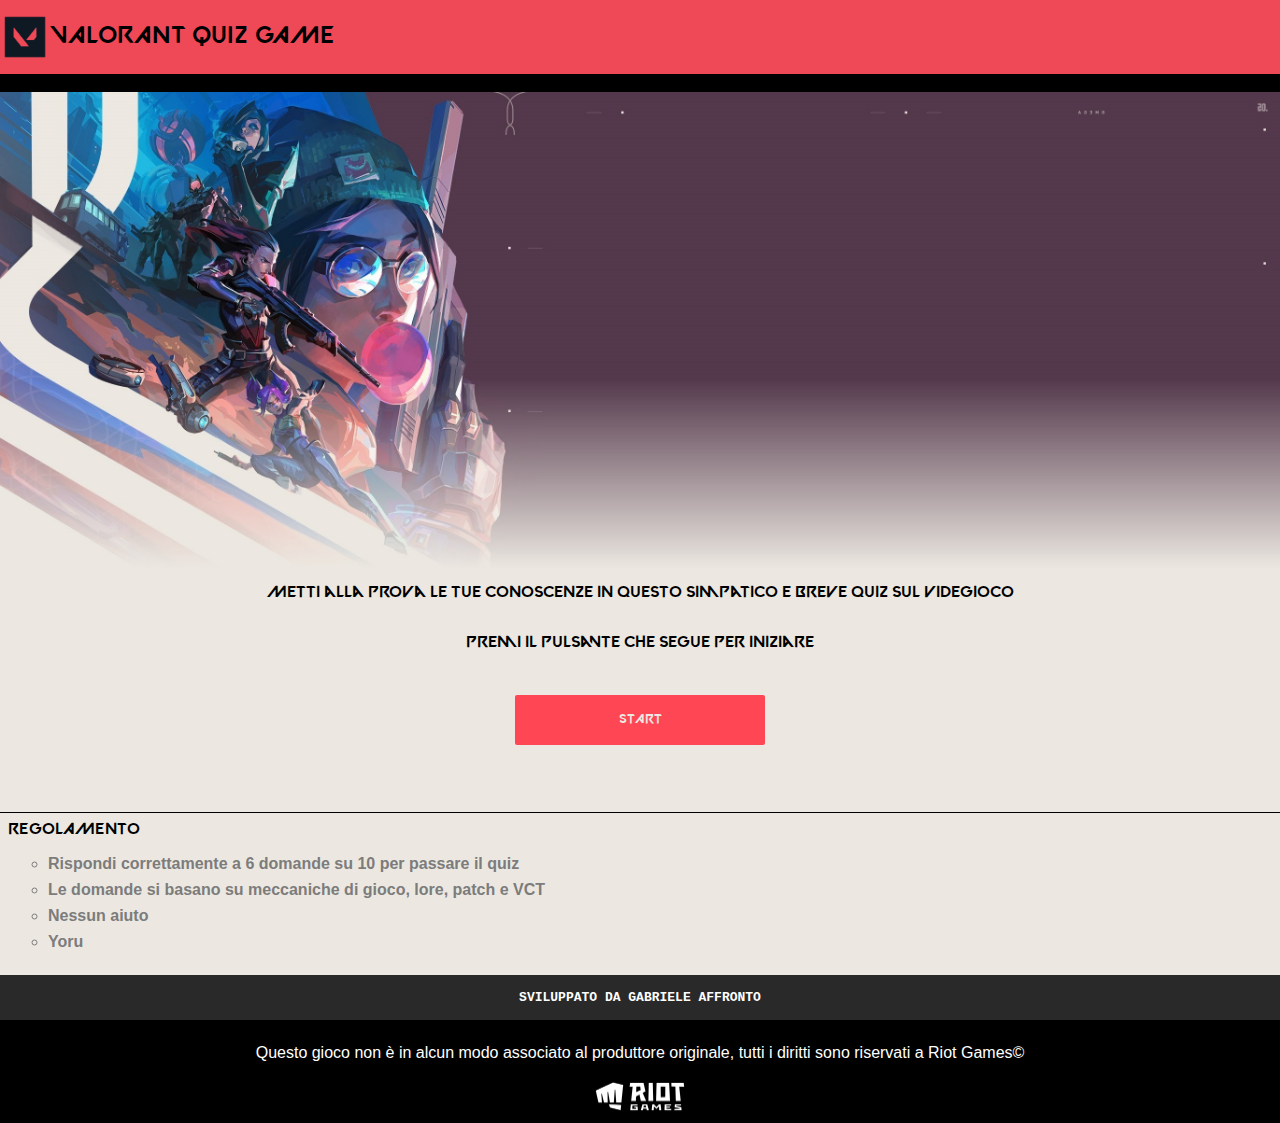
<file: index.html>
<!DOCTYPE html>
<html lang="it">
<head>
    <meta charset="UTF-8">
    <meta http-equiv="X-UA-Compatible" content="IE=edge">
    <meta name="viewport" content="width=device-width, initial-scale=1.0">
    <title>Valorant Quiz Game</title>
    <link rel="stylesheet" href="./assets/css/mainStyle.css">
</head>
<body>
    <header>
        <div id="header-bar" class="flex-container-row-nowrap align-center background-red" onClick="window.location.assign('https://roronoajin.github.io/ValorantQuizGame/')">
            <img id="val-logo" class="header-logo unselectable" src="./assets/imgs/VAL.png">
            <p id="val-logo-text" class="header-title unselectable">VALORANT QUIZ GAME</p>
        </div>
    </header>
    <main>
        <div class="main-divisor-bar"> ‍</div>
        <div id="main-container" class="flex-container-column-nowrap align-center background-white min-height-fifty">
            <img id="main-img" class="unselectable" src="./assets/imgs/WALLPAPER.jpg">
            <p class="main-paragraph">Metti alla prova le tue conoscenze in questo simpatico e breve quiz sul videgioco</p>
            <p class="main-paragraph">Premi il pulsante che segue per iniziare</p>
            <button id="start-btn" class="btn margin-bottom-five margin-top-two unselectable" onClick="window.location.assign('https://roronoajin.github.io/ValorantQuizGame/questions')">START</button>
        </div>
        <div class="rules-divisor-bar"> ‍</div>
        <div id="rules-container" class="flex-container-column-nowrap background-white">
            <p class="low-margin">REGOLAMENTO</p>
            <ul>
                <li class="low-margin">Rispondi correttamente a 6 domande su 10 per passare il quiz</li>
                <li class="low-margin">Le domande si basano su meccaniche di gioco, lore, patch e VCT</li>
                <li class="low-margin">Nessun aiuto</li>
                <li class="low-margin">Yoru</li>
            </ul>
        </div>
    </main>
    <footer>
        <div class="footer-divisor-bar flex-container-row-wrap align-center justify-evenly text-centered">
            <p>SVILUPPATO DA <a href="https://github.com/RoronoaJin">GABRIELE AFFRONTO</a>‍</p>
        </div>
        <div id="footer-container" class="footer-container flex-container-column-wrap align-center low-margin text-centered">
            <p>Questo gioco non è in alcun modo associato al produttore originale, tutti i diritti sono riservati a Riot Games&#169</p>
            <img id="riot-logo" class="footer-logo" src="./assets/imgs/RIOT.png">
        </div>
    </footer>
</body>
</html>
</file>
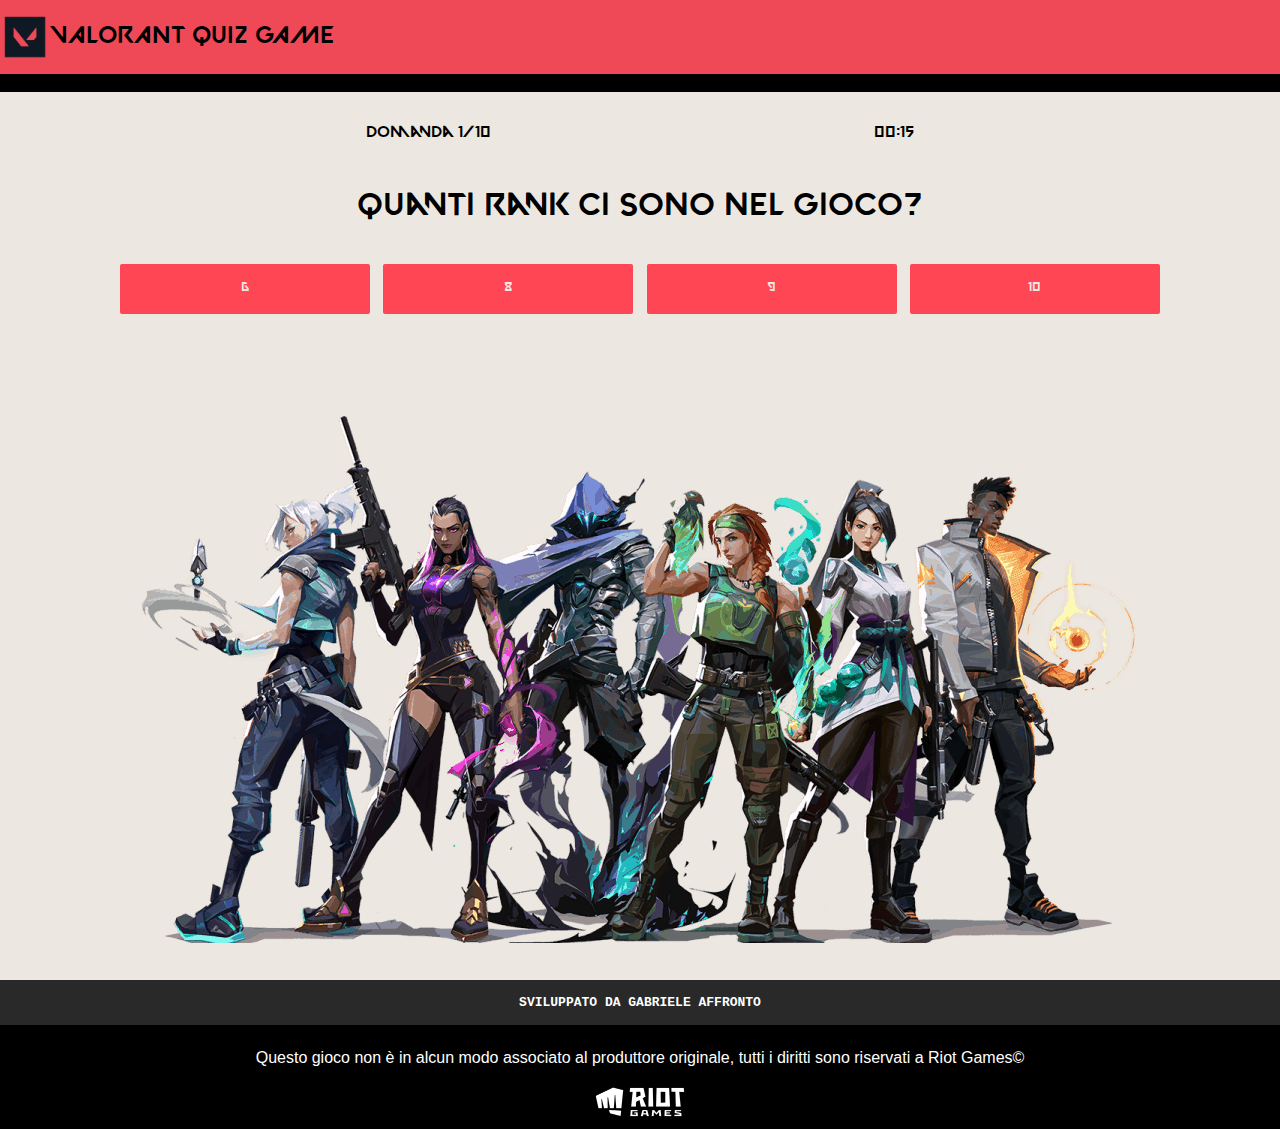
<file: questions.html>
<!DOCTYPE html>
<html lang="it">
<head>
    <meta charset="UTF-8">
    <meta http-equiv="X-UA-Compatible" content="IE=edge">
    <meta name="viewport" content="width=device-width, initial-scale=1.0">
    <title>Valorant Quiz Game</title>
    <link rel="stylesheet" href="./assets/css/mainStyle.css">
</head>
<body>
    <header>
        <div id="header-bar" class="flex-container-row-nowrap align-center background-red" onClick="window.location.assign('https://roronoajin.github.io/ValorantQuizGame/')">
            <img id="val-logo" class="header-logo unselectable" src="./assets/imgs/VAL.png">
            <p id="val-logo-text" class="header-title unselectable">VALORANT QUIZ GAME</p>
        </div>
    </header>
    <main>
        <div class="main-divisor-bar"> ‍</div>
        <div id="hud-container" class="flex-container-row-nowrap justify-evenly background-white">
                <p id="question-count" class="low-padding">Question: 1/10</p>
                <p id="timer" class="low-padding">00:30</p>
        </div>
        <div id="main-container" class="flex-container-column-nowrap align-center background-white min-height-heighty">
            <div id="question" class="font-size-two low-margin text-centered">Question</div>
            <div id="choices-container" class="flex-container-row-wrap justify-evenly low-padding">
                <button id="choice-text" class="btn unselectable low-margin" data-number="1">Choice 1</button>
                <button id="choice-text" class="btn unselectable low-margin" data-number="2">Choice 2</button>
                <button id="choice-text" class="btn unselectable low-margin" data-number="3">Choice 3</button>
                <button id="choice-text" class="btn unselectable low-margin" data-number="4">Choice 4</button>
            </div>
            <div id="img-container">
                <img id="agents-img" class="margin-top-five margin-bottom-two" src="./assets/imgs/AGENTS.png">
            </div>
            <div id="result-container" class="result-container text-centered low-padding margin-bottom-two">
                <img id="agents-img" class="margin-top-two margin-bottom-two" src="./assets/imgs/AGENTS.png"> 
                <h1 id="result" class="text-centered margin-bottom-two">Result</h1>
                <h4 id="explanation" class="low-padding margin-bottom-five">Explanation</h4>
                <button id="next-btn" class="btn low-margin unselectable" onclick="nextQuestion()">Prossima</button>
            </div> 
        </div>
    </main>
    <footer>
        <div class="footer-divisor-bar flex-container-row-wrap align-center justify-evenly text-centered">
            <p>SVILUPPATO DA <a href="https://github.com/RoronoaJin">GABRIELE AFFRONTO</a>‍</p>
        </div>
        <div id="footer-container" class="footer-container flex-container-column-wrap align-center low-margin text-centered">
            <p>Questo gioco non è in alcun modo associato al produttore originale, tutti i diritti sono riservati a Riot Games&#169</p>
            <img id="riot-logo" class="footer-logo" src="./assets/imgs/RIOT.png">
        </div>
    </footer>
    <script src="./assets/js/main.js"></script>
</body>
</html>
</file>
<file: assets/css/mainStyle.css>
@font-face {
    font-family: Valorant;
    src: url("../fonts/ValorantFont.ttf");
}

html, body{
    margin: 0;
    padding: 0;
    background-color: black;
    font-family: Valorant;
    overflow: auto;
}

img {
    max-width: 100%;
    height: auto;
}

/* ///////////////////////// MARGIN & PADDING ///////////////////////// */
.low-margin{
    margin: 0.5em;
}

.margin-bottom-two{
    margin-bottom: 2em;
}

.margin-bottom-five{
    margin-bottom: 5em;
}

.margin-top-two{
    margin-top: 2em;
}

.margin-top-five{
    margin-top: 5em;
}

.low-padding{
    padding: 1em;
}
/* ///////////////////////// BUTTONS ///////////////////////// */
.btn{
    width: 250px;
    height: 50px;

    border: none;
    border-radius: 2px;

    color: #ECE8E1;

    font-family: Valorant;

    background: linear-gradient(to left, #FF4655 50%, black 50%);
    background-size: 200%;
    background-position: right;
    transition: background-position 0.5s ease-in-out;
}

.btn-small{
    width: 100px;
    height: 50px;
}

.btn:hover{
    cursor: pointer;
    background-position: left;
}

/* ///////////////////////// TYPOGRAPHY ///////////////////////// */
.background-white{
    background-color: #ECE8E1;
}

.background-red{
    background-color: #EF4958;
}

.min-height-fifty{
    min-height: 50vh;
}

.min-height-heighty{
    min-height: 80vh;
}

.font-size-two{
    font-size: 2em;
}

.text-centered{
    text-align: center;
}

.unselectable{
    user-select: none;
}

/* ///////////////////////// FLEX ELEMENTS ///////////////////////// */
.flex-container-column-nowrap{
    display: flex;
    flex-flow: column nowrap;
}

.flex-container-column-wrap{
    display: flex;
    flex-flow: column wrap;
}

.flex-container-row-nowrap{
    display: flex;
    flex-flow: row nowrap;
}

.flex-container-row-wrap{
    display: flex;
    flex-flow: row wrap;
}

.align-center{
    align-items: center;
}

.justify-evenly{
    justify-content: space-evenly;
}

.justify-between{
    justify-content: space-between;
}

/* ///////////////////////// HEADER ///////////////////////// */
.header-logo{
    width: 50px;
}

.header-title{
    font-size: 1.5rem;
}

/* ///////////////////////// HOME PAGE MAIN ///////////////////////// */
.main-divisor-bar{
    height: 3%;
    background-color: black;
}

.main-paragraph{
    max-width: 90vw;
}

.rules-divisor-bar{
    height: 1px;
    background-color: black;
}

ul{
    list-style: circle;
    margin-top: 0;
}

ul li{
    font-family: Arial, Georgia, 'Times New Roman', Times, serif;
    font-weight: 600;
    color: rgb(124, 124, 124);
}

/* ////////////////////////// FOOTER ///////////////////////// */
.footer-divisor-bar{
    color: white;
    background-color: #292929;

    font-family: monospace;
    font-weight: bold;

    height: 5vh;
}

a:link{
    color: white;
    text-decoration: none;
}

a:visited {
    color: white;
    text-decoration: none;
}

.footer-container{
    color: white;
    background-color: black;

    font-family: 'Gill Sans', 'Gill Sans MT', Calibri, 'Trebuchet MS', sans-serif;
}

.footer-logo{
    width: 100px;
}

/* ////////////////////////// RESULT CONTAINER ///////////////////////// */
.result-container{
    display: none;

    background-color: rgba(0, 0, 0, 0.5);
    color: white;

    border-radius: 5px;
}
</file>
